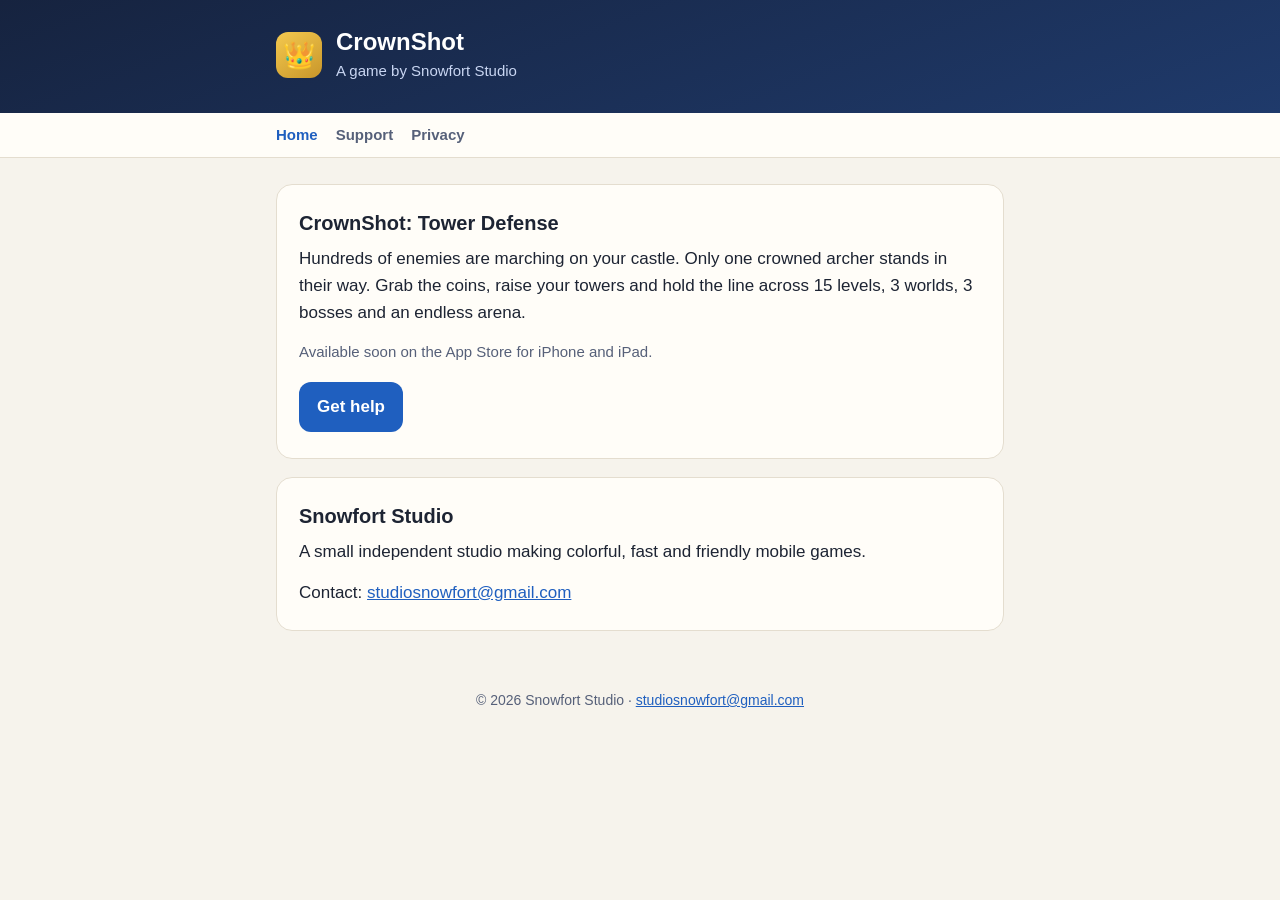
<file: index.html>
<!doctype html>
<html lang="en"><head><meta charset="utf-8"><meta name="viewport" content="width=device-width,initial-scale=1">
<title>CrownShot – Snowfort Studio</title><meta name="description" content="CrownShot: Tower Defense, a game by Snowfort Studio.">
<link rel="stylesheet" href="style.css"></head><body>
<header><div class="wrap"><div class="logo">&#128081;</div><div><h1>CrownShot</h1><p>A game by Snowfort Studio</p></div></div></header>
<nav><div class="wrap"><a href="index.html" class=on>Home</a><a href="support.html">Support</a><a href="privacy.html">Privacy</a></div></nav>
<main><div class="wrap"><div class="card"><h2>CrownShot: Tower Defense</h2>
<p>Hundreds of enemies are marching on your castle. Only one crowned archer stands in their way.
Grab the coins, raise your towers and hold the line across 15 levels, 3 worlds, 3 bosses and an endless arena.</p>
<p class="muted">Available soon on the App Store for iPhone and iPad.</p>
<a class="btn" href="support.html">Get help</a></div>
<div class="card"><h2>Snowfort Studio</h2>
<p>A small independent studio making colorful, fast and friendly mobile games.</p>
<p>Contact: <a href="mailto:studiosnowfort@gmail.com">studiosnowfort@gmail.com</a></p></div></div></main>
<footer>&copy; 2026 Snowfort Studio &middot; <a href="mailto:studiosnowfort@gmail.com">studiosnowfort@gmail.com</a></footer>
</body></html>
</file>
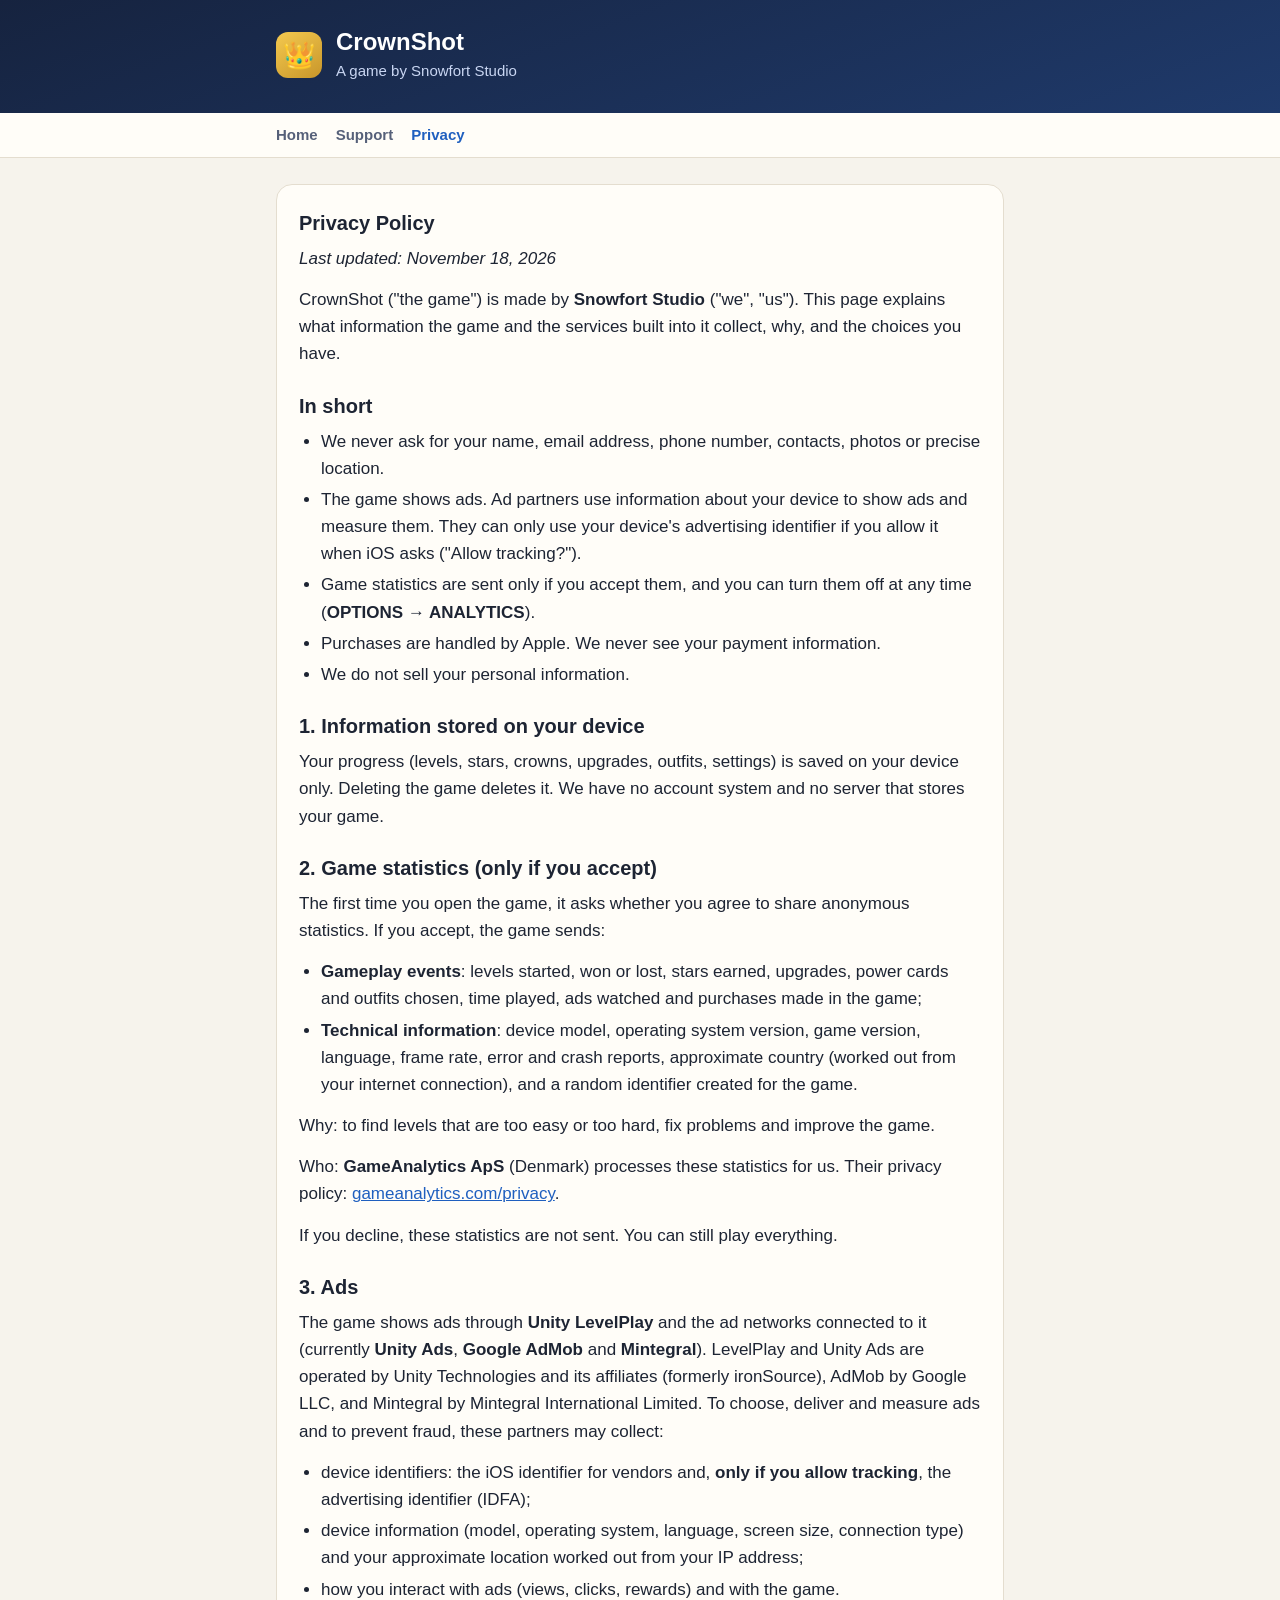
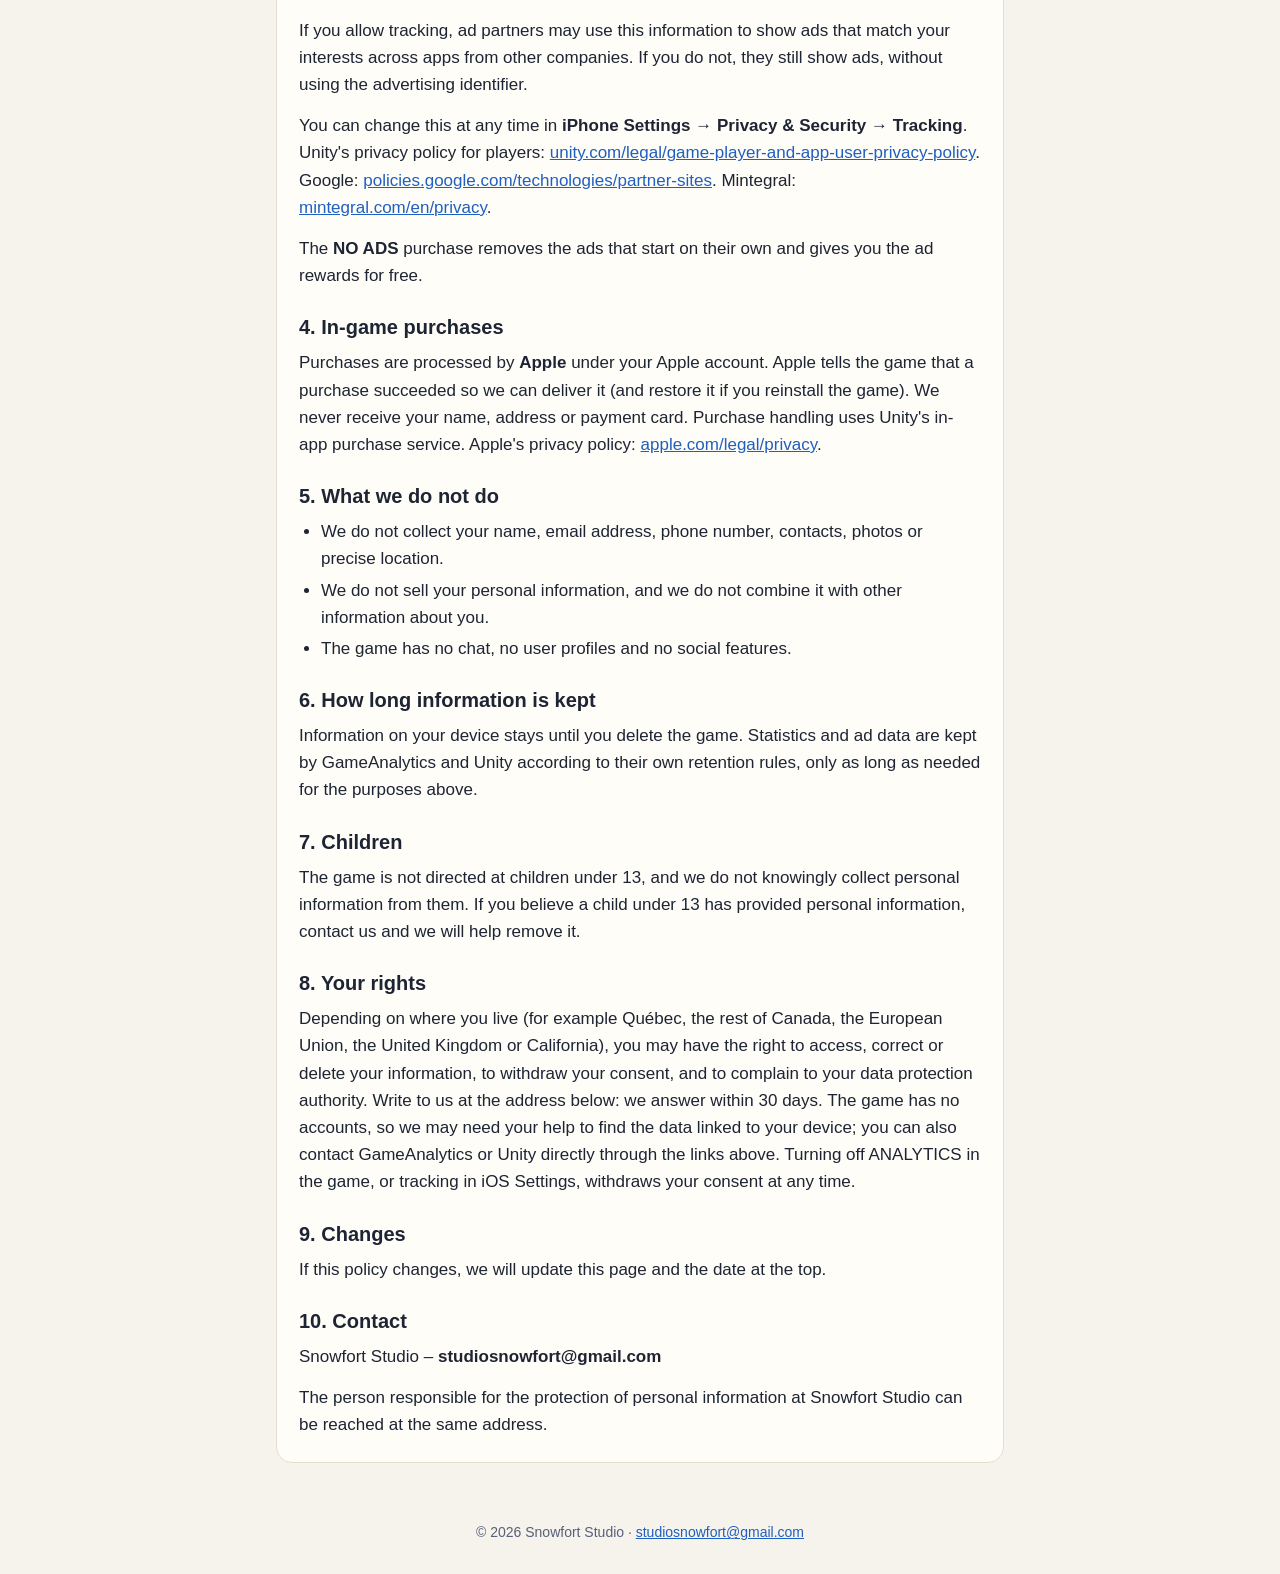
<file: privacy.html>
<!doctype html>
<html lang="en"><head><meta charset="utf-8"><meta name="viewport" content="width=device-width,initial-scale=1">
<title>CrownShot – Privacy Policy</title><meta name="description" content="CrownShot: Tower Defense, a game by Snowfort Studio.">
<link rel="stylesheet" href="style.css"></head><body>
<header><div class="wrap"><div class="logo">&#128081;</div><div><h1>CrownShot</h1><p>A game by Snowfort Studio</p></div></div></header>
<nav><div class="wrap"><a href="index.html">Home</a><a href="support.html">Support</a><a href="privacy.html" class=on>Privacy</a></div></nav>
<main><div class="wrap"><div class="card"><h2>Privacy Policy</h2>
<p><em>Last updated: November 18, 2026</em></p>
<p>CrownShot ("the game") is made by <strong>Snowfort Studio</strong> ("we", "us"). This page explains what information the game and the services built into it collect, why, and the choices you have.</p>
<h2>In short</h2>
<ul><li>We never ask for your name, email address, phone number, contacts, photos or precise location.</li><li>The game shows ads. Ad partners use information about your device to show ads and measure them. They can only use your device's advertising identifier if you allow it when iOS asks ("Allow tracking?").</li><li>Game statistics are sent only if you accept them, and you can turn them off at any time (<strong>OPTIONS → ANALYTICS</strong>).</li><li>Purchases are handled by Apple. We never see your payment information.</li><li>We do not sell your personal information.</li></ul>
<h2>1. Information stored on your device</h2>
<p>Your progress (levels, stars, crowns, upgrades, outfits, settings) is saved on your device only. Deleting the game deletes it. We have no account system and no server that stores your game.</p>
<h2>2. Game statistics (only if you accept)</h2>
<p>The first time you open the game, it asks whether you agree to share anonymous statistics. If you accept, the game sends:</p>
<ul><li><strong>Gameplay events</strong>: levels started, won or lost, stars earned, upgrades, power cards and outfits chosen, time played, ads watched and purchases made in the game;</li><li><strong>Technical information</strong>: device model, operating system version, game version, language, frame rate, error and crash reports, approximate country (worked out from your internet connection), and a random identifier created for the game.</li></ul>
<p>Why: to find levels that are too easy or too hard, fix problems and improve the game.</p>
<p>Who: <strong>GameAnalytics ApS</strong> (Denmark) processes these statistics for us. Their privacy policy: <a href="https://gameanalytics.com/privacy">gameanalytics.com/privacy</a>.</p>
<p>If you decline, these statistics are not sent. You can still play everything.</p>
<h2>3. Ads</h2>
<p>The game shows ads through <strong>Unity LevelPlay</strong> and the ad networks connected to it (currently <strong>Unity Ads</strong>, <strong>Google AdMob</strong> and <strong>Mintegral</strong>). LevelPlay and Unity Ads are operated by Unity Technologies and its affiliates (formerly ironSource), AdMob by Google LLC, and Mintegral by Mintegral International Limited. To choose, deliver and measure ads and to prevent fraud, these partners may collect:</p>
<ul><li>device identifiers: the iOS identifier for vendors and, <strong>only if you allow tracking</strong>, the advertising identifier (IDFA);</li><li>device information (model, operating system, language, screen size, connection type) and your approximate location worked out from your IP address;</li><li>how you interact with ads (views, clicks, rewards) and with the game.</li></ul>
<p>If you allow tracking, ad partners may use this information to show ads that match your interests across apps from other companies. If you do not, they still show ads, without using the advertising identifier.</p>
<p>You can change this at any time in <strong>iPhone Settings → Privacy &amp; Security → Tracking</strong>. Unity's privacy policy for players: <a href="https://unity.com/legal/game-player-and-app-user-privacy-policy">unity.com/legal/game-player-and-app-user-privacy-policy</a>. Google: <a href="https://policies.google.com/technologies/partner-sites">policies.google.com/technologies/partner-sites</a>. Mintegral: <a href="https://www.mintegral.com/en/privacy">mintegral.com/en/privacy</a>.</p>
<p>The <strong>NO ADS</strong> purchase removes the ads that start on their own and gives you the ad rewards for free.</p>
<h2>4. In-game purchases</h2>
<p>Purchases are processed by <strong>Apple</strong> under your Apple account. Apple tells the game that a purchase succeeded so we can deliver it (and restore it if you reinstall the game). We never receive your name, address or payment card. Purchase handling uses Unity's in-app purchase service. Apple's privacy policy: <a href="https://www.apple.com/legal/privacy/">apple.com/legal/privacy</a>.</p>
<h2>5. What we do not do</h2>
<ul><li>We do not collect your name, email address, phone number, contacts, photos or precise location.</li><li>We do not sell your personal information, and we do not combine it with other information about you.</li><li>The game has no chat, no user profiles and no social features.</li></ul>
<h2>6. How long information is kept</h2>
<p>Information on your device stays until you delete the game. Statistics and ad data are kept by GameAnalytics and Unity according to their own retention rules, only as long as needed for the purposes above.</p>
<h2>7. Children</h2>
<p>The game is not directed at children under 13, and we do not knowingly collect personal information from them. If you believe a child under 13 has provided personal information, contact us and we will help remove it.</p>
<h2>8. Your rights</h2>
<p>Depending on where you live (for example Québec, the rest of Canada, the European Union, the United Kingdom or California), you may have the right to access, correct or delete your information, to withdraw your consent, and to complain to your data protection authority. Write to us at the address below: we answer within 30 days. The game has no accounts, so we may need your help to find the data linked to your device; you can also contact GameAnalytics or Unity directly through the links above. Turning off ANALYTICS in the game, or tracking in iOS Settings, withdraws your consent at any time.</p>
<h2>9. Changes</h2>
<p>If this policy changes, we will update this page and the date at the top.</p>
<h2>10. Contact</h2>
<p>Snowfort Studio – <strong>studiosnowfort@gmail.com</strong></p>
<p>The person responsible for the protection of personal information at Snowfort Studio can be reached at the same address.</p></div></div></main>
<footer>&copy; 2026 Snowfort Studio &middot; <a href="mailto:studiosnowfort@gmail.com">studiosnowfort@gmail.com</a></footer>
</body></html>
</file>
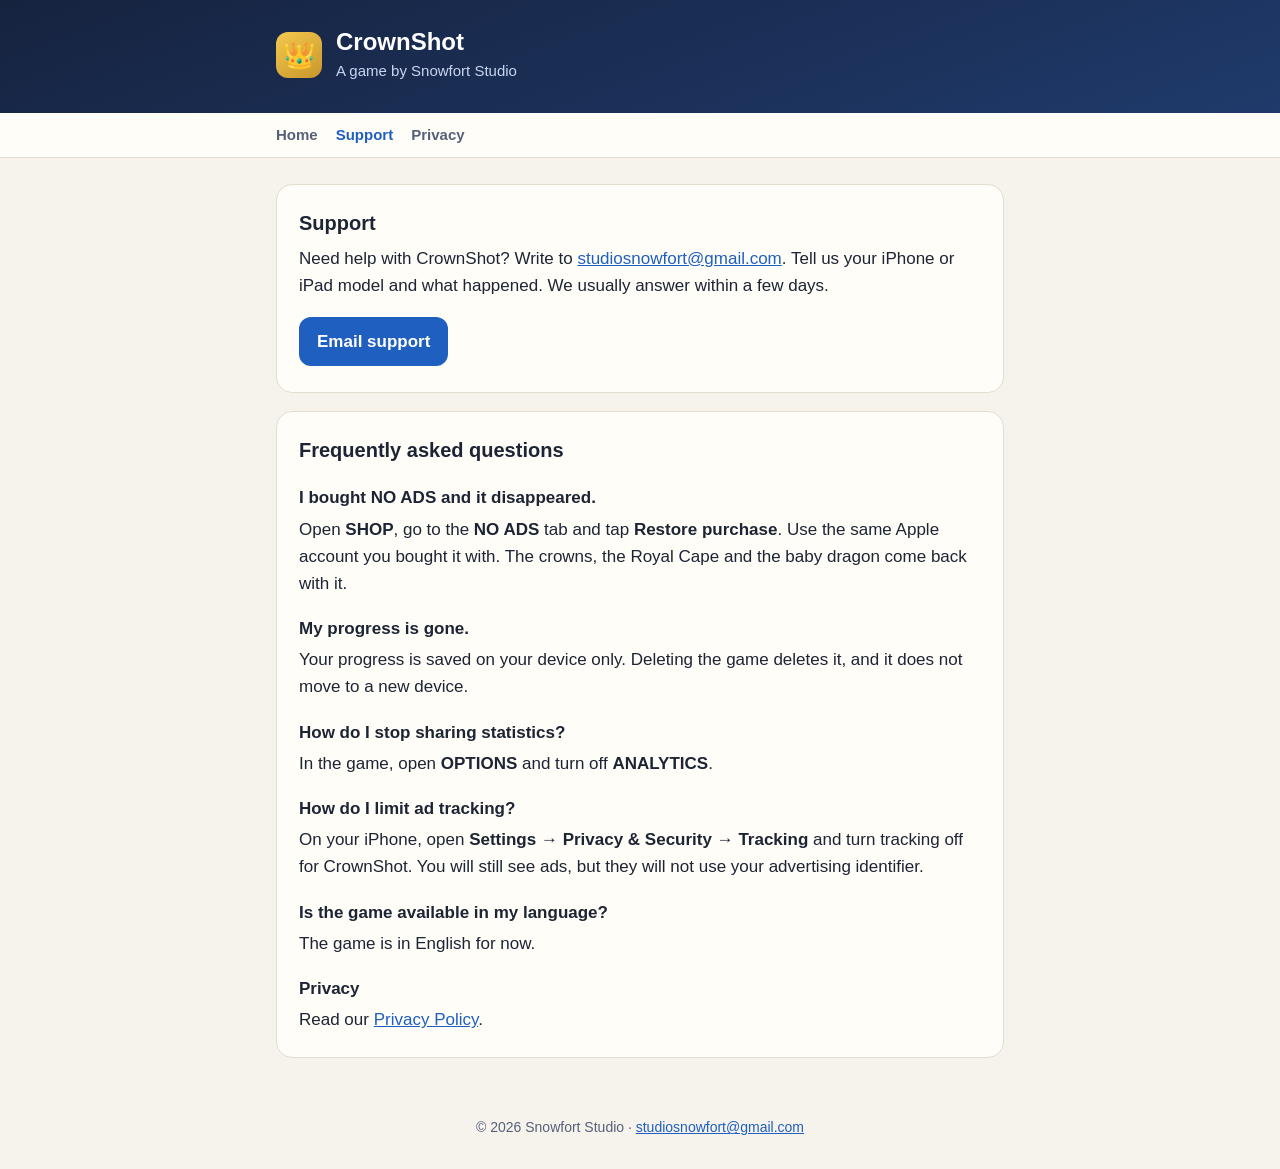
<file: support.html>
<!doctype html>
<html lang="en"><head><meta charset="utf-8"><meta name="viewport" content="width=device-width,initial-scale=1">
<title>CrownShot – Support</title><meta name="description" content="CrownShot: Tower Defense, a game by Snowfort Studio.">
<link rel="stylesheet" href="style.css"></head><body>
<header><div class="wrap"><div class="logo">&#128081;</div><div><h1>CrownShot</h1><p>A game by Snowfort Studio</p></div></div></header>
<nav><div class="wrap"><a href="index.html">Home</a><a href="support.html" class=on>Support</a><a href="privacy.html">Privacy</a></div></nav>
<main><div class="wrap"><div class="card"><h2>Support</h2>
<p>Need help with CrownShot? Write to <a href="mailto:studiosnowfort@gmail.com?subject=CrownShot%20support">studiosnowfort@gmail.com</a>.
Tell us your iPhone or iPad model and what happened. We usually answer within a few days.</p>
<a class="btn" href="mailto:studiosnowfort@gmail.com?subject=CrownShot%20support">Email support</a></div>
<div class="card"><h2>Frequently asked questions</h2>
<h3>I bought NO ADS and it disappeared.</h3>
<p>Open <strong>SHOP</strong>, go to the <strong>NO ADS</strong> tab and tap <strong>Restore purchase</strong>. Use the same Apple
account you bought it with. The crowns, the Royal Cape and the baby dragon come back with it.</p>
<h3>My progress is gone.</h3>
<p>Your progress is saved on your device only. Deleting the game deletes it, and it does not move to a new device.</p>
<h3>How do I stop sharing statistics?</h3>
<p>In the game, open <strong>OPTIONS</strong> and turn off <strong>ANALYTICS</strong>.</p>
<h3>How do I limit ad tracking?</h3>
<p>On your iPhone, open <strong>Settings &rarr; Privacy &amp; Security &rarr; Tracking</strong> and turn tracking off for CrownShot.
You will still see ads, but they will not use your advertising identifier.</p>
<h3>Is the game available in my language?</h3>
<p>The game is in English for now.</p>
<h3>Privacy</h3>
<p>Read our <a href="privacy.html">Privacy Policy</a>.</p></div></div></main>
<footer>&copy; 2026 Snowfort Studio &middot; <a href="mailto:studiosnowfort@gmail.com">studiosnowfort@gmail.com</a></footer>
</body></html>
</file>
<file: style.css>
:root{--bg:#f6f3ec;--card:#fffdf8;--ink:#1d2433;--soft:#566079;--line:#e4ddcf;--accent:#1f5fbf;--gold:#c8962a}
@media (prefers-color-scheme:dark){:root{--bg:#121722;--card:#1a2130;--ink:#eef1f7;--soft:#a9b3c7;--line:#2a3346;--accent:#7fb0ff;--gold:#e8b84a}}
*{box-sizing:border-box}html{-webkit-text-size-adjust:100%}
body{margin:0;background:var(--bg);color:var(--ink);font:17px/1.6 -apple-system,BlinkMacSystemFont,"Segoe UI",Roboto,Helvetica,Arial,sans-serif}
header{background:linear-gradient(160deg,#16233f,#1f3a6b);color:#fff;padding:28px 16px 30px}
header .wrap{display:flex;align-items:center;gap:14px}
.logo{width:46px;height:46px;border-radius:12px;background:linear-gradient(145deg,#f4c94f,#c8962a);display:grid;place-items:center;font-size:26px;flex:none}
header h1{margin:0;font-size:24px;line-height:1.2}header p{margin:2px 0 0;color:#c9d6f2;font-size:15px}
nav{background:var(--card);border-bottom:1px solid var(--line)}
nav .wrap{display:flex;gap:18px;padding-top:10px;padding-bottom:10px;flex-wrap:wrap}
nav a{color:var(--soft);text-decoration:none;font-weight:600;font-size:15px}nav a.on,nav a:hover{color:var(--accent)}
.wrap{max-width:760px;margin:0 auto;padding-left:16px;padding-right:16px}
main{padding:26px 0 40px}
.card{background:var(--card);border:1px solid var(--line);border-radius:16px;padding:22px 22px 10px;margin-bottom:18px}
h2{font-size:20px;margin:22px 0 6px}h2:first-child{margin-top:0}
h3{font-size:17px;margin:18px 0 4px}
p,ul{margin:0 0 14px}ul{padding-left:22px}li{margin:4px 0}
a{color:var(--accent);overflow-wrap:anywhere}
.muted{color:var(--soft);font-size:15px}
.btn{display:inline-block;background:var(--accent);color:#fff;text-decoration:none;font-weight:700;padding:11px 18px;border-radius:12px;margin:4px 0 16px}
footer{color:var(--soft);font-size:14px;text-align:center;padding:0 16px 30px}
</file>
